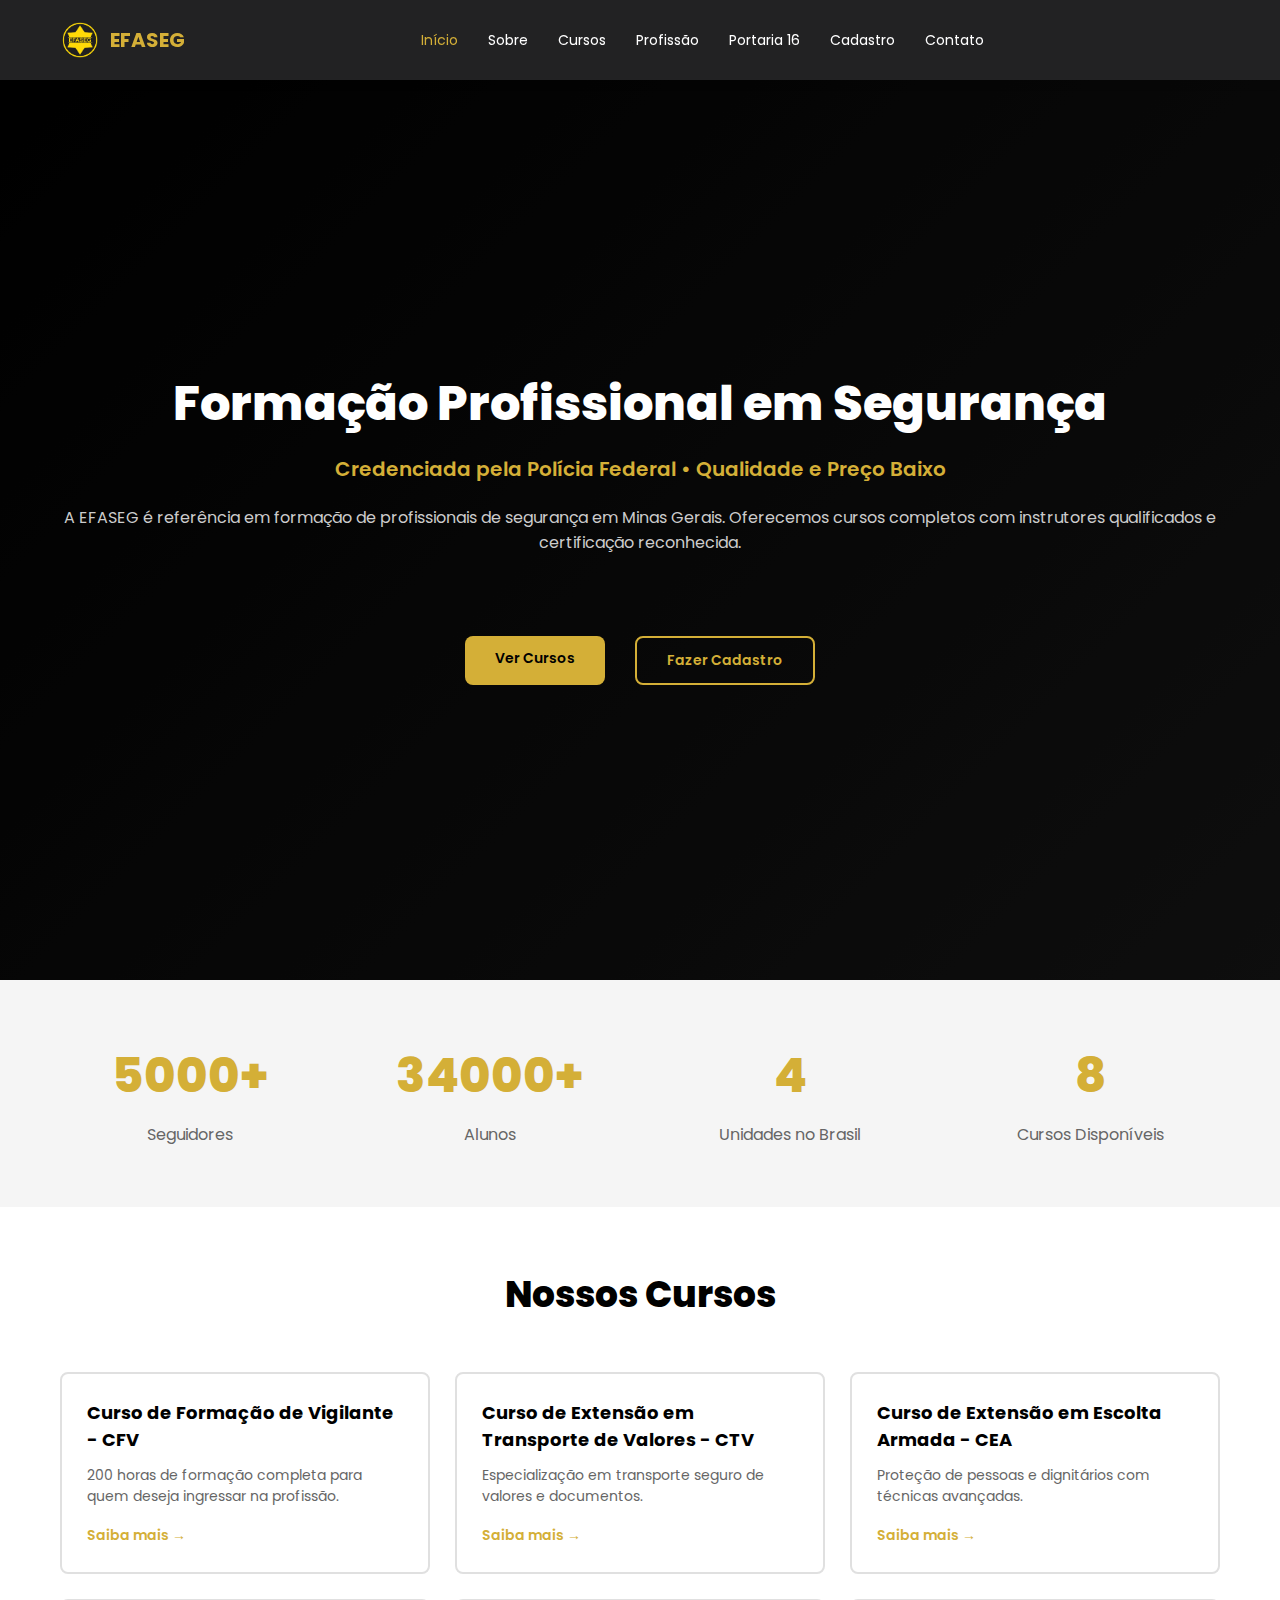
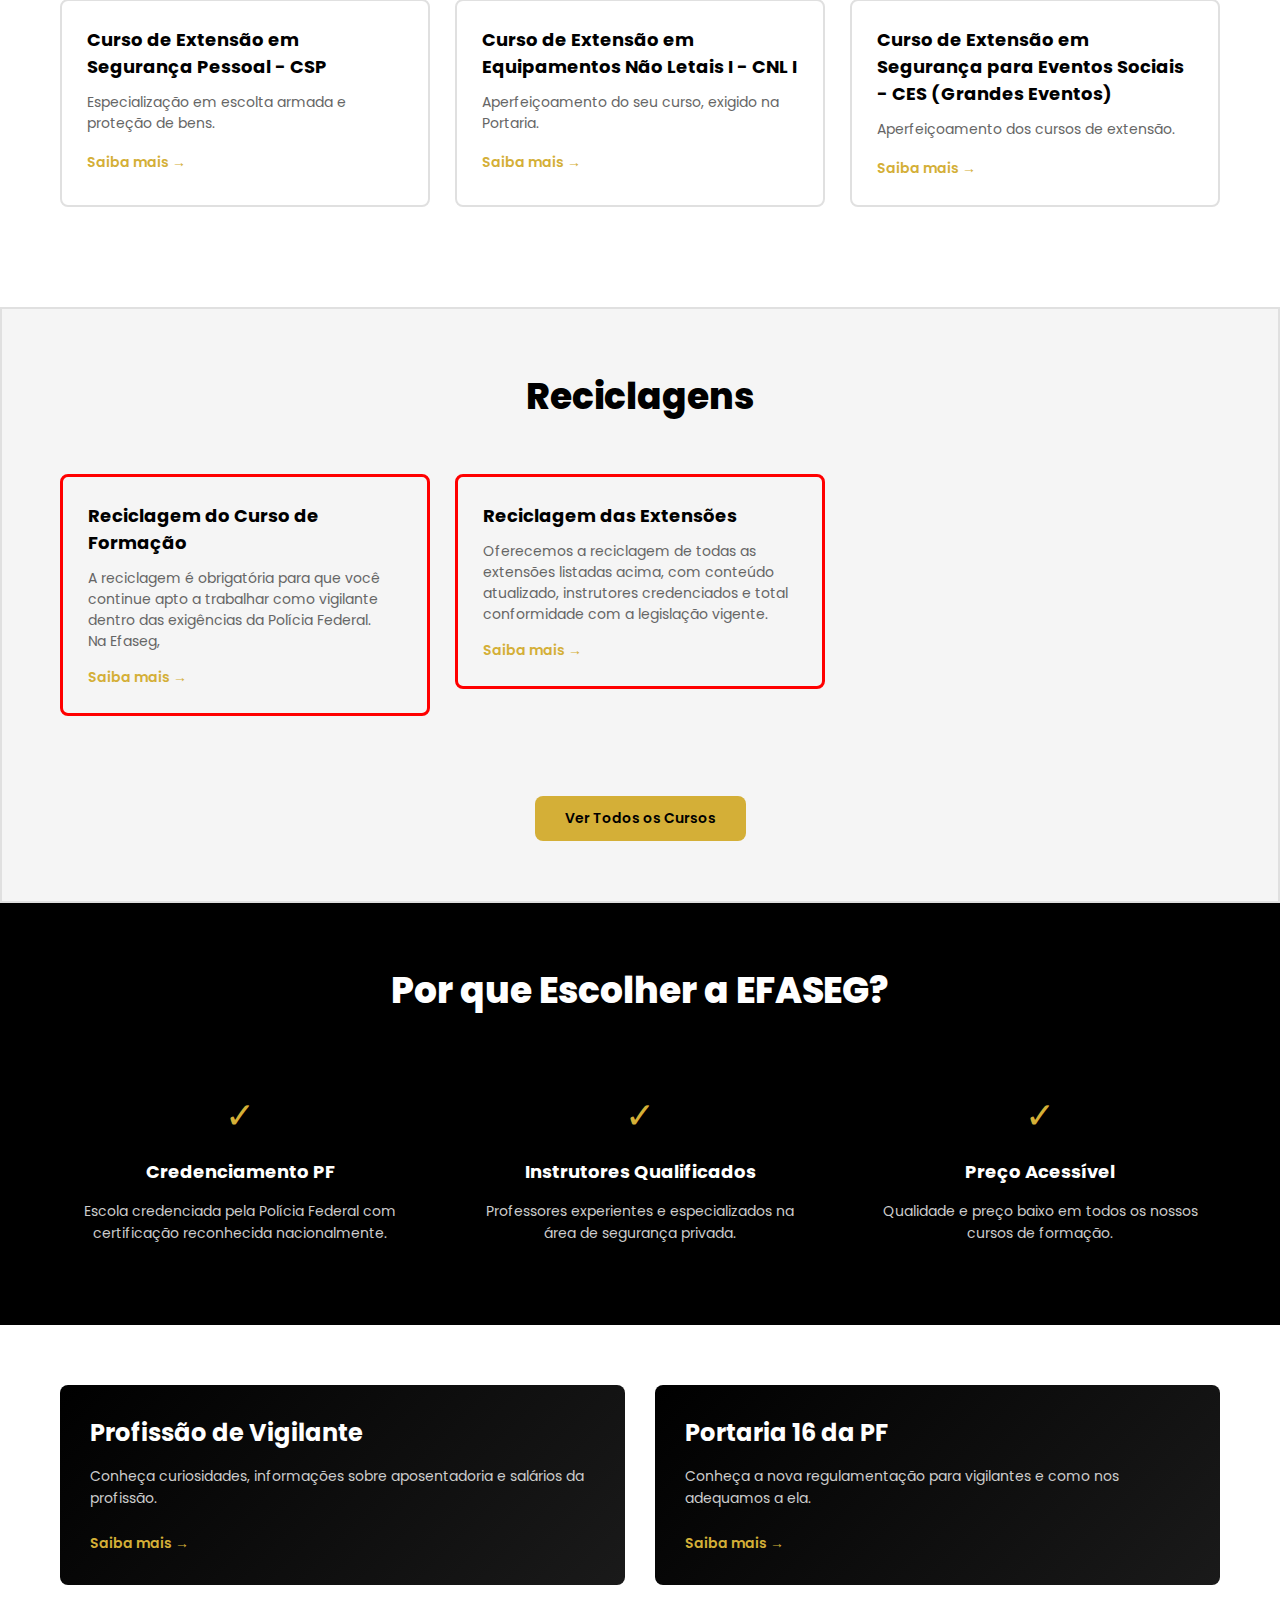
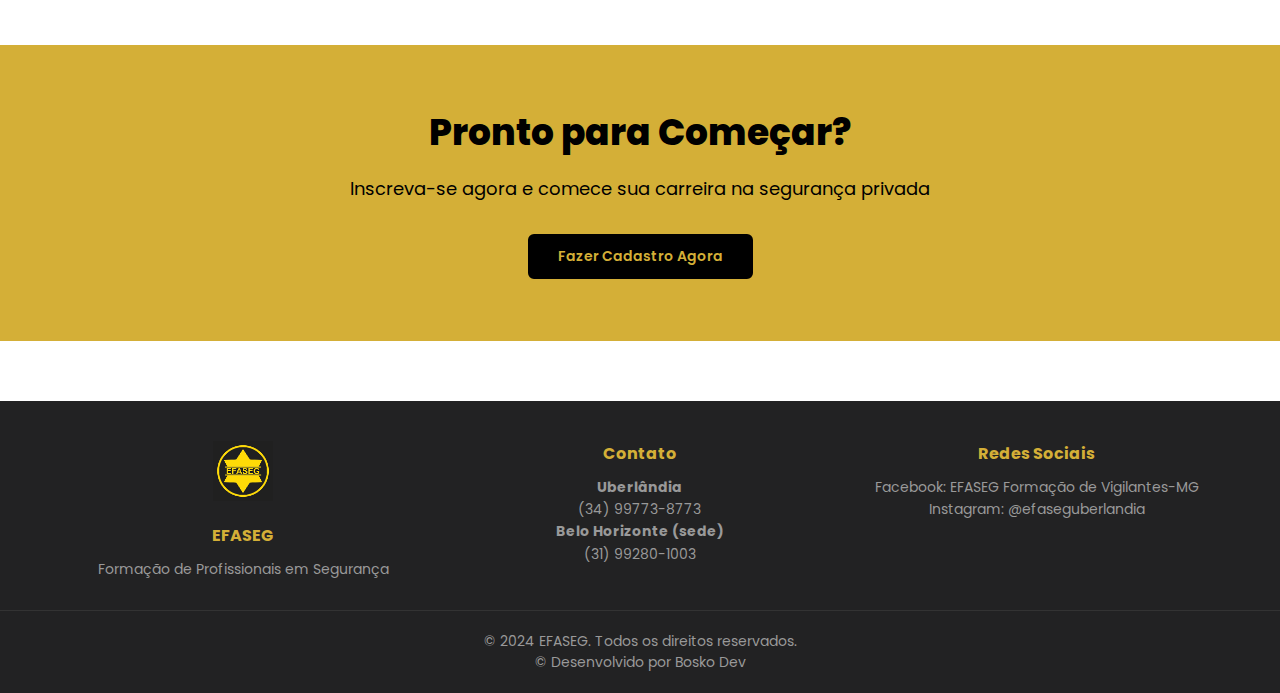
<file: index.html>
<!DOCTYPE html>
<html lang="pt-BR">
<head>
  <meta charset="UTF-8">
  <meta name="viewport" content="width=device-width, initial-scale=1.0">
  <meta name="description" content="EFASEG - Formação Profissional em Segurança. Cursos de vigilante patrimonial, transporte de valores e segurança pessoal em Uberlândia e Belo Horizonte.">
  <title>EFASEG - Formação de Vigilantes</title>
  <link rel="stylesheet" href="css/style.css">
</head>
<body>
  <!-- HEADER -->
  <header>
    <div class="container">
      <a href="index.html" class="logo">
        <img src="images/logo.png" alt="EFASEG Logo">
        <span>EFASEG</span>
      </a>
      <nav>
        <a href="index.html">Início</a>
        <a href="pages/about.html">Sobre</a>
        <a href="pages/courses.html">Cursos</a>
        <a href="pages/profession.html">Profissão</a>
        <a href="pages/portaria16.html">Portaria 16</a>
        <a href="pages/register.html">Cadastro</a>
        <a href="pages/contact.html">Contato</a>
      </nav>
    </div>
  </header>

  <!-- MAIN CONTENT -->
  <main>
    <!-- HERO SECTION -->
    <section class="hero">
      <div class="container">
        <div>
          <h1>Formação Profissional em Segurança</h1>
          <p class="subtitle">Credenciada pela Polícia Federal • Qualidade e Preço Baixo</p>
          <p>A EFASEG é referência em formação de profissionais de segurança em Minas Gerais. Oferecemos cursos completos com instrutores qualificados e certificação reconhecida.</p>
          <div class="buttons">
            <a href="pages/courses.html" class="btn btn-primary">Ver Cursos</a>
            <a href="pages/register.html" class="btn btn-secondary">Fazer Cadastro</a>
          </div>
        </div>
      </div>
    </section>

    <!-- STATS SECTION -->
    <section class="stats">
      <div class="container">
        <div class="stat-item">
          <h3>5000+</h3>
          <p>Seguidores</p>
        </div>
        <div class="stat-item">
          <h3>34000+</h3>
          <p>Alunos</p>
        </div>
        <div class="stat-item">
          <h3>4</h3>
          <p>Unidades no Brasil</p>
        </div>
        <div class="stat-item">
          <h3>8</h3>
          <p>Cursos Disponíveis</p>
        </div>
      </div>
    </section>

    <!-- COURSES SECTION -->
    <section class="courses">
      <div class="container">
        <h2>Nossos Cursos</h2>
        <div class="courses-grid">
          <div class="course-card">
            <h3>Curso de Formação de Vigilante - CFV</h3>
            <p>200 horas de formação completa para quem deseja ingressar na profissão.</p>
            <a href="pages/courses.html">Saiba mais →</a>
          </div>
          <div class="course-card">
            <h3>Curso de Extensão em Transporte de Valores - CTV</h3>
            <p>Especialização em transporte seguro de valores e documentos.</p>
            <a href="pages/courses.html">Saiba mais →</a>
          </div>
          <div class="course-card">
            <h3>Curso de Extensão em Escolta Armada - CEA</h3>
            <p>Proteção de pessoas e dignitários com técnicas avançadas.</p>
            <a href="pages/courses.html">Saiba mais →</a>
          </div>
          <div class="course-card">
            <h3>Curso de Extensão em Segurança Pessoal - CSP</h3>
            <p>Especialização em escolta armada e proteção de bens.</p>
            <a href="pages/courses.html">Saiba mais →</a>
          </div>
          <div class="course-card">
            <h3>Curso de Extensão em Equipamentos Não Letais I - CNL I</h3>
            <p>Aperfeiçoamento do seu curso, exigido na Portaria.</p>
            <a href="pages/courses.html">Saiba mais →</a>
          </div>
          <div class="course-card">
            <h3>Curso de Extensão em Segurança para Eventos Sociais - CES (Grandes Eventos)</h3>
            <p>Aperfeiçoamento dos cursos de extensão.</p>
            <a href="pages/courses.html">Saiba mais →</a>
          </div>
        </div>
    </section>

    <!--RECICLAGENS-->
     <section class="reciclagens">
      <div class="container">
        <h2>Reciclagens</h2>
        <div class="courses-grid">
          
          
          <div class="courses-grid1">
          <div class="course-card">
            <h3>Reciclagem do Curso de Formação</h3>
            <p>A reciclagem é obrigatória para que você continue apto a trabalhar 
              como vigilante dentro das exigências da Polícia Federal. <br>
              Na Efaseg, 
              </p>
            <a href="pages/courses.html">Saiba mais →</a>

        </div>
      </div>
      <div class="courses-grid1">
          <div class="course-card">
            <h3>Reciclagem das Extensões</h3>
            <p>Oferecemos a reciclagem de todas as extensões listadas acima,
              com conteúdo atualizado, instrutores credenciados e total
               conformidade com a legislação vigente.
</p>
            <a href="pages/courses.html">Saiba mais →</a>

        </div>
      </div>
          </div>

    
          <div class="courses-center">
          <a href="pages/courses.html" class="btn btn-primary">Ver Todos os Cursos</a>
        </div>
      </div>
        </section>    

    <!-- WHY CHOOSE US SECTION -->
    <section class="why-choose">
      <div class="container">
        <h2>Por que Escolher a EFASEG?</h2>
        <div class="why-choose-grid">
          <div class="why-item">
            <div class="icon">✓</div>
            <h3>Credenciamento PF</h3>
            <p>Escola credenciada pela Polícia Federal com certificação reconhecida nacionalmente.</p>
          </div>
          <div class="why-item">
            <div class="icon">✓</div>
            <h3>Instrutores Qualificados</h3>
            <p>Professores experientes e especializados na área de segurança privada.</p>
          </div>
          <div class="why-item">
            <div class="icon">✓</div>
            <h3>Preço Acessível</h3>
            <p>Qualidade e preço baixo em todos os nossos cursos de formação.</p>
          </div>
        </div>
      </div>
    </section>

    <!-- FEATURED SECTIONS -->
    <section class="featured">
      <div class="container">
        <div class="featured-grid">
          <a href="pages/profession.html" class="featured-card">
            <h3>Profissão de Vigilante</h3>
            <p>Conheça curiosidades, informações sobre aposentadoria e salários da profissão.</p>
            <span>Saiba mais →</span>
          </a>
          <a href="pages/portaria16.html" class="featured-card">
            <h3>Portaria 16 da PF</h3>
            <p>Conheça a nova regulamentação para vigilantes e como nos adequamos a ela.</p>
            <span>Saiba mais →</span>
          </a>
        </div>
      </div>
    </section>

    <!-- CTA SECTION -->
    <section class="cta">
      <div class="container">
        <h2>Pronto para Começar?</h2>
        <p>Inscreva-se agora e comece sua carreira na segurança privada</p>
        <a href="pages/register.html" class="btn btn-dark">Fazer Cadastro Agora</a>
      </div>
    </section>
  </main>

  <!-- FOOTER -->
  <footer>
    <div class="container">
      <div class="footer-section">
        <img src="images/logo.png" alt="EFASEG Logo">
        <h3>EFASEG</h3>
        <p>Formação de Profissionais em Segurança</p>
      </div>
      <div class="footer-section">
        <h3>Contato</h3>
        <p><strong>Uberlândia</strong><br>(34) 99773-8773</p>
        <p><strong>Belo Horizonte (sede)</strong><br>(31) 99280-1003</p>
      </div>
      <div class="footer-section">
        <h3>Redes Sociais</h3>
        <p>Facebook: EFASEG Formação de Vigilantes-MG<br>Instagram: @efaseguberlandia</p>
      </div>
    </div>
    <div class="footer-bottom">
      <p>&copy; 2024 EFASEG. Todos os direitos reservados.</p>
      <p>&copy; Desenvolvido por Bosko Dev</p>

    </div>
  </footer>

  <script src="js/script.js"></script>
  

</body>
</html>
</file>
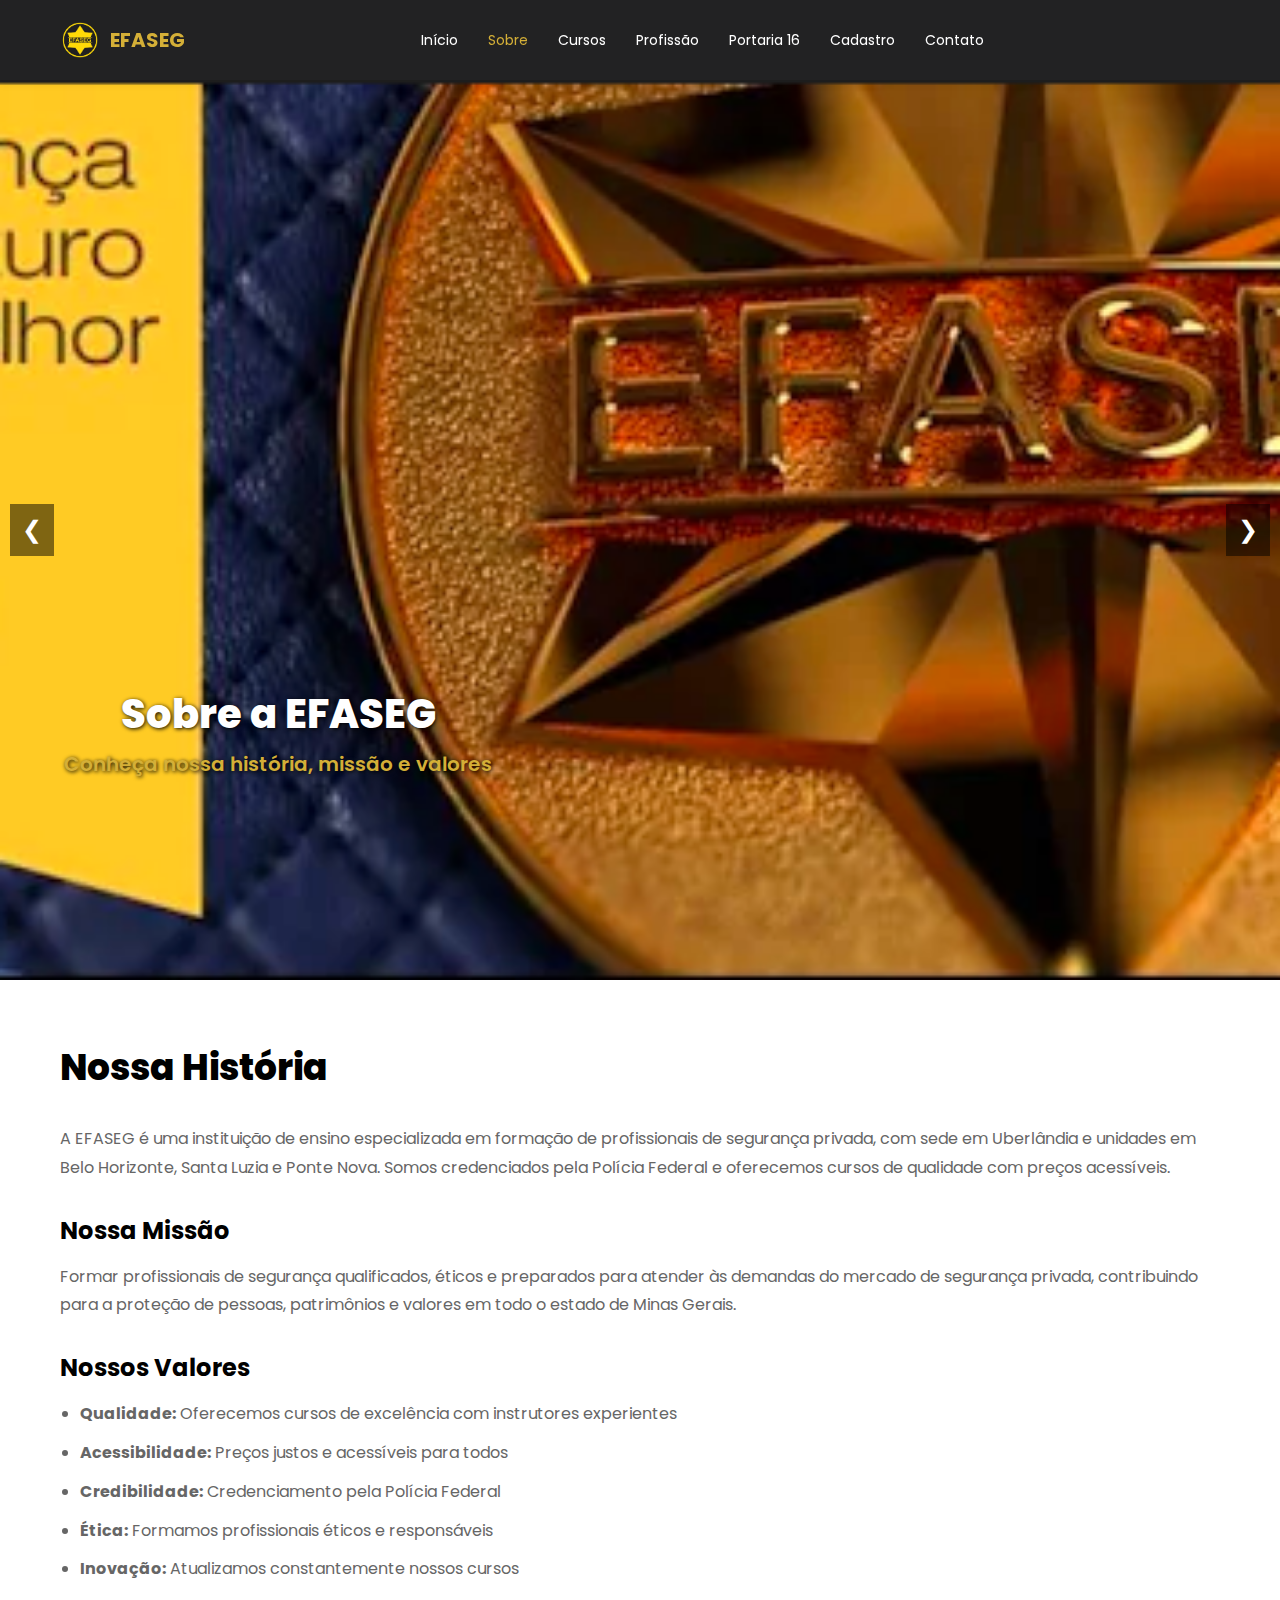
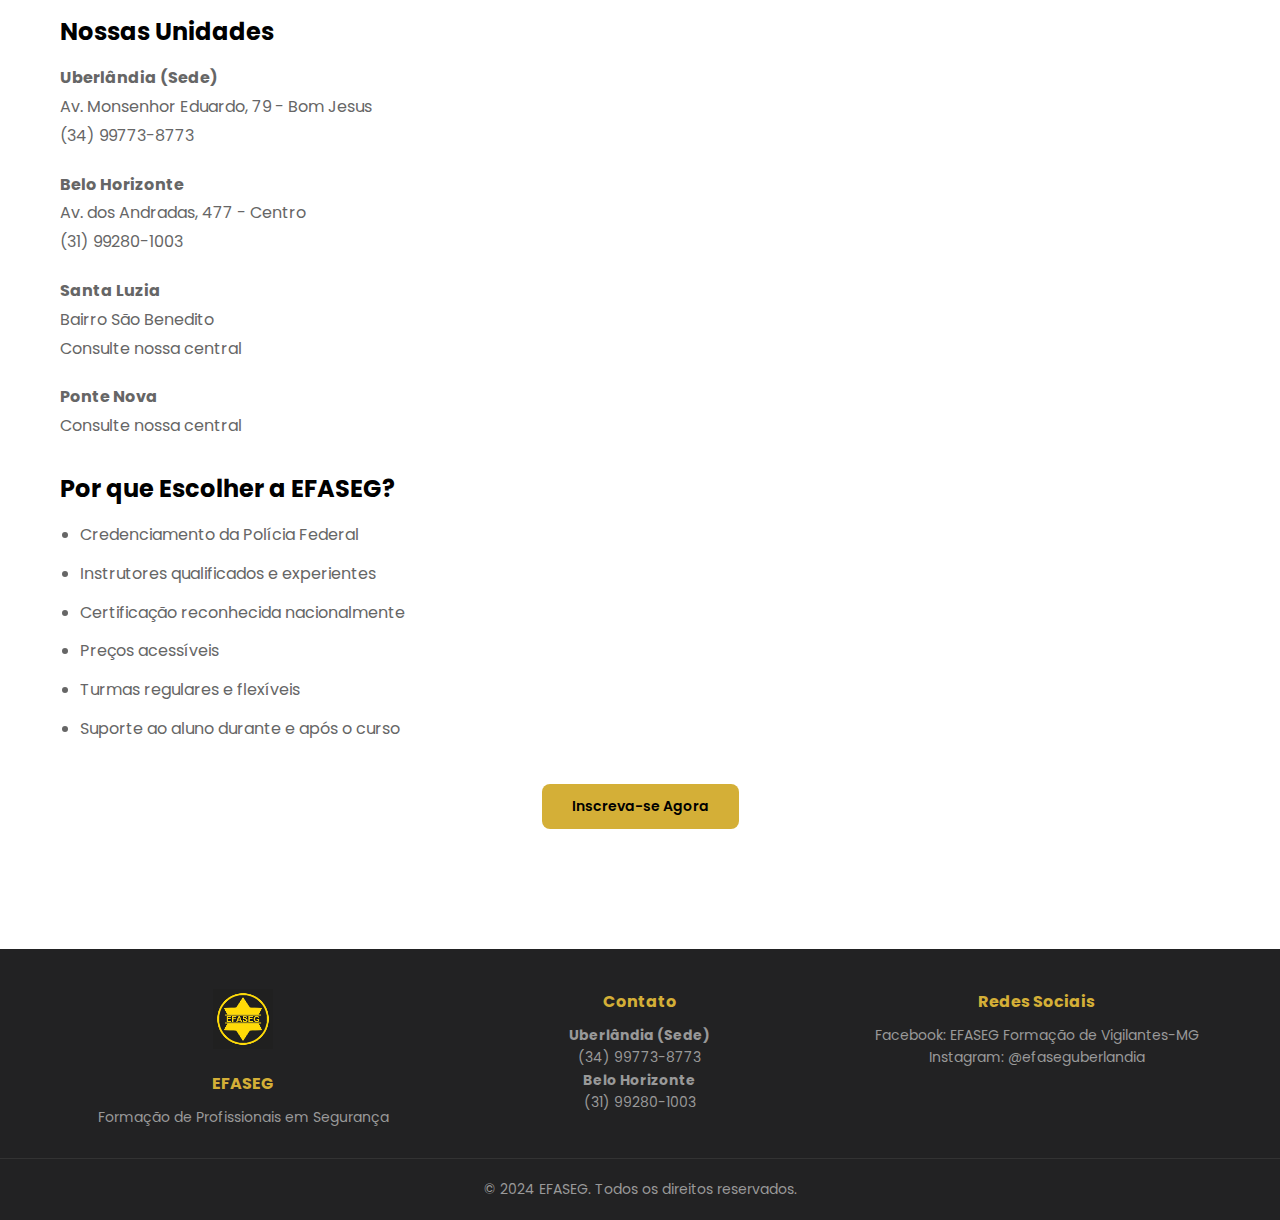
<file: pages/about.html>
<!DOCTYPE html>
<html lang="pt-BR">
<head>
  <meta charset="UTF-8">
  <meta name="viewport" content="width=device-width, initial-scale=1.0">
  <meta name="description" content="Sobre a EFASEG - Conheça nossa história, missão e valores.">
  <title>Sobre - EFASEG</title>
  <link rel="stylesheet" href="../css/style.css">
  <link rel="stylesheet" href="./carousel.css">
</head>
<body>
  <!-- HEADER -->
  <header>
    <div class="container">
      <a href="../index.html" class="logo">
        <img src="../images/logo.png" alt="EFASEG Logo">
        <span>EFASEG</span>
      </a>
      <nav>
        <a href="../index.html">Início</a>
        <a href="about.html">Sobre</a>
        <a href="courses.html">Cursos</a>
        <a href="profession.html">Profissão</a>
        <a href="portaria16.html">Portaria 16</a>
        <a href="register.html">Cadastro</a>
        <a href="contact.html">Contato</a>
      </nav>
    </div>
  </header>

  <!-- MAIN CONTENT -->
  <main>
    <!-- HERO SECTION -->
    <section class="hero">
  <div class="carousel">
    <div class="slides">
      <div class="slide">
        <img src="../images/logomarca.png" alt="Imagem 1">
        <div class="hero-text">
          <h1>Sobre a EFASEG</h1>
          <p class="subtitle">Conheça nossa história, missão e valores</p>
        </div>
      </div>

      <div class="slide">
        <img src="../images/Fachada2.webp" alt="Imagem 2">
        <div class="hero-text">
          <h1>Formação de Excelência</h1>
          <p class="subtitle">Cursos completos para sua carreira em segurança</p>
        </div>
      </div>

      <div class="slide">
        <img src="../images/unnamed.webp" alt="Imagem 3">
        <div class="hero-text">
          <h1>Unidades em Minas Gerais</h1>
          <p class="subtitle">Uberlândia, BH, Santa Luzia e Ponte Nova</p>
        </div>
      </div>
    </div>

    <!-- Buttons -->
    <button class="prev">&#10094;</button>
    <button class="next">&#10095;</button>

    <!-- Indicators -->
    <div class="indicators"></div>
  </div>
</section>


    <!-- CONTENT SECTION -->
    <section class="content-section">
      <div class="container">
        <h2>Nossa História</h2>
        <p>A EFASEG é uma instituição de ensino especializada em formação de profissionais de segurança privada, com sede em Uberlândia e unidades em Belo Horizonte, Santa Luzia e Ponte Nova. Somos credenciados pela Polícia Federal e oferecemos cursos de qualidade com preços acessíveis.</p>

        <h3>Nossa Missão</h3>
        <p>Formar profissionais de segurança qualificados, éticos e preparados para atender às demandas do mercado de segurança privada, contribuindo para a proteção de pessoas, patrimônios e valores em todo o estado de Minas Gerais.</p>

        <h3>Nossos Valores</h3>
        <ul>
          <li><strong>Qualidade:</strong> Oferecemos cursos de excelência com instrutores experientes</li>
          <li><strong>Acessibilidade:</strong> Preços justos e acessíveis para todos</li>
          <li><strong>Credibilidade:</strong> Credenciamento pela Polícia Federal</li>
          <li><strong>Ética:</strong> Formamos profissionais éticos e responsáveis</li>
          <li><strong>Inovação:</strong> Atualizamos constantemente nossos cursos</li>
        </ul>

        <h3>Nossas Unidades</h3>
        <p><strong>Uberlândia (Sede)</strong><br>Av. Monsenhor Eduardo, 79 - Bom Jesus<br>(34) 99773-8773</p>
        <p><strong>Belo Horizonte</strong><br>Av. dos Andradas, 477 - Centro<br>(31) 99280-1003</p>
        <p><strong>Santa Luzia</strong><br>Bairro São Benedito<br>Consulte nossa central</p>
        <p><strong>Ponte Nova</strong><br>Consulte nossa central</p>

        <h3>Por que Escolher a EFASEG?</h3>
        <ul>
          <li>Credenciamento da Polícia Federal</li>
          <li>Instrutores qualificados e experientes</li>
          <li>Certificação reconhecida nacionalmente</li>
          <li>Preços acessíveis</li>
          <li>Turmas regulares e flexíveis</li>
          <li>Suporte ao aluno durante e após o curso</li>
        </ul>

        <div style="text-align: center; margin-top: 40px;">
          <a href="register.html" class="btn btn-primary">Inscreva-se Agora</a>
        </div>
      </div>
    </section>
  </main>

  <!-- FOOTER -->
  <footer>
    <div class="container">
      <div class="footer-section">
        <img src="../images/logo.png" alt="EFASEG Logo">
        <h3>EFASEG</h3>
        <p>Formação de Profissionais em Segurança</p>
      </div>
      <div class="footer-section">
        <h3>Contato</h3>
        <p><strong>Uberlândia (Sede)</strong><br>(34) 99773-8773</p>
        <p><strong>Belo Horizonte</strong><br>(31) 99280-1003</p>
      </div>
      <div class="footer-section">
        <h3>Redes Sociais</h3>
        <p>Facebook: EFASEG Formação de Vigilantes-MG<br>Instagram: @efaseguberlandia</p>
      </div>
    </div>
    <div class="footer-bottom">
      <p>&copy; 2024 EFASEG. Todos os direitos reservados.</p>
    </div>
  </footer>

  <script src="../js/script.js"></script>
</body>
</html>
</file>
<file: css/style.css>
/* ============================================
   EFASEG Website - CSS Principal
   Cores: Preto (#000000), Branco (#FFFFFF), Dourado (#D4AF37)
   Fonte: Poppins
   ============================================ */

@import url('https://fonts.googleapis.com/css2?family=Poppins:wght@400;600;700;800&display=swap');

* {
  margin: 0;
  padding: 0;
  box-sizing: border-box;
}

html, body {
  font-family: 'Poppins', sans-serif;
  color: #333;
  background-color: #ffffff;
}

/* ============================================
   LAYOUT E CONTAINER
   ============================================ */

.container {
  max-width: 1200px;
  margin: 0 auto;
  padding: 0 20px;
}

body {
  display: flex;
  flex-direction: column;
  min-height: 100vh;
}

main {
  flex: 1;
}

/* ============================================
   HEADER
   ============================================ */

header {
  background-color: #222223;
  color: #ffffff;
  padding: 20px 0;
  position: sticky;
  top: 0;
  z-index: 100;
  box-shadow: 0 2px 10px rgba(0, 0, 0, 0.1);
}

header .container {
  display: flex;
  justify-content: space-between;
  align-items: center;
}

.logo {
  display: flex;
  align-items: center;
  gap: 10px;
  text-decoration: none;
  color: #ffffff;
  transition: opacity 0.3s ease;
}

.logo:hover {
  opacity: 0.8;
}

.logo img {
  height: 40px;
  width: 40px;
}

.logo span {
  font-size: 20px;
  font-weight: 700;
  color: #D4AF37;
}

nav {
  display: flex;
  gap: 30px;
  align-items: center;
}

nav a {
  color: #ffffff;
  text-decoration: none;
  font-size: 14px;
  transition: color 0.3s ease;
}

nav a:hover {
  color: #D4AF37;
}

nav a.active {
  color: #D4AF37;
}

/* ============================================
   FOOTER
   ============================================ */

footer {
  background-color: #222223;
  color: #ffffff;
  padding: 40px 0 20px;
  margin-top: 60px;
}

footer .container {
  display: grid;
  grid-template-columns: repeat(auto-fit, minmax(250px, 1fr));
  gap: 30px;
  margin-bottom: 30px;
}

footer .footer-section {
  text-align: center;
}

footer .footer-section img {
  height: 60px;
  width: 60px;
  margin-bottom: 15px;
}

footer .footer-section h3 {
  font-size: 16px;
  font-weight: 700;
  color: #D4AF37;
  margin-bottom: 10px;
}

footer .footer-section p {
  color: #999;
  font-size: 14px;
  line-height: 1.6;
}

footer .footer-bottom {
  border-top: 1px solid #333;
  padding-top: 20px;
  text-align: center;
  color: #999;
  font-size: 14px;
}

/* ============================================
   HERO SECTION
   ============================================ */

.hero {
  background: linear-gradient(135deg, #000000 0%, #1a1a1a 100%);
  color: #ffffff;
  padding: 60px 0;
}

.hero {
  position: relative;
  overflow: hidden;
  background-size: cover;
  background-position: center;
  background-repeat: no-repeat;
  min-height: 100vh; /* garante altura de destaque */
  color: white;
  display: flex;
  align-items: center;
  transition: background 1s ease-in-out;
}

.hero::before {
  content: "";
  position: absolute;
  inset: 0;
  background: rgba(0, 0, 0, 0.45);
  z-index: 0;
}

.hero .container {
  position: relative;
  z-index: 1;
}


.hero .container {
  display: flex;
  grid-template-columns: 1fr 1fr;
  gap: 90px;
  align-items: center;
}

.hero h1 {
  font-size: 48px;
  font-weight: 800;
  margin-bottom: 20px;
  line-height: 1.2;
    text-align: center;

}

.hero .subtitle {
  font-size: 20px;
  color: #D4AF37;
  margin-bottom: 20px;
  font-weight: 600;
  text-align: center;
}

.hero p {
  font-size: 16px;
  color: #ccc;
  margin-bottom: 30px;
  line-height: 1.6;
  text-align: center;
}

.hero .buttons {
  display: flex;
  gap: 30px;
  flex-wrap: wrap;
  margin-top: 80px;
  justify-content: center;
}

.hero img {
  max-width: 100%;
  height: auto;
}

/* ============================================
   BUTTONS
   ============================================ */

.btn {
  display: inline-block;
  padding: 12px 30px;
  border-radius: 8px;
  text-decoration: none;
  font-weight: 600;
  font-size: 14px;
  cursor: pointer;
  border: none;
  transition: all 0.3s ease;
  font-family: 'Poppins', sans-serif;
}

.btn-primary {
  background-color: #D4AF37;
  color: #000000;
}

.btn-primary:hover {
  background-color: #c9a227;
  transform: translateY(-2px);
}

.btn-secondary {
  background-color: transparent;
  color: #D4AF37;
  border: 2px solid #D4AF37;
}

.btn-secondary:hover {
  background-color: #D4AF37;
  color: #000000;
}

.btn-dark {
  background-color: #000000;
  color: #D4AF37;
  border: 2px solid #D4AF37;
}

.btn-dark:hover {
  background-color: #1a1a1a;
}

/* ============================================
   STATS SECTION
   ============================================ */

.stats {
  background-color: #f5f5f5;
  padding: 60px 0;
}

.stats .container {
  display: grid;
  grid-template-columns: repeat(auto-fit, minmax(200px, 1fr));
  gap: 40px;
  text-align: center;
}

.stat-item h3 {
  font-size: 48px;
  font-weight: 800;
  color: #D4AF37;
  margin-bottom: 10px;
}

.stat-item p {
  font-size: 16px;
  color: #666;
}

/* ============================================
   COURSES SECTION
   ============================================ */

.courses {
  padding: 60px 0;
  justify-content: center;
}

.courses h2 {
  font-size: 36px;
  font-weight: 800;
  text-align: center;
  margin-bottom: 50px;
  color: #000000;
}

.courses-grid {
  display: grid;
  grid-template-columns: repeat(3, 1fr);
  gap: 25px;
  margin-bottom: 40px;
}

.course-card {
  background: #ffffff;
  border: 2px solid #e0e0e0;
  border-radius: 8px;
  padding: 25px;
  transition: all 0.3s ease;
}

.course-card:hover {
  border-color: #D4AF37;
  box-shadow: 0 5px 20px rgba(212, 175, 55, 0.1);
}

.course-card h3 {
  font-size: 18px;
  font-weight: 700;
  color: #000000;
  margin-bottom: 12px;
}

.course-card p {
  font-size: 14px;
  color: #666;
  margin-bottom: 15px;
  line-height: 1.5;
}

.course-card a {
  color: #D4AF37;
  text-decoration: none;
  font-weight: 600;
  font-size: 14px;
  transition: color 0.3s ease;
}

.course-card a:hover {
  text-decoration: underline;
}

.courses-center {
  text-align: center;
}

/* ============================================
   RECICLAGENS
   ============================================ */

.reciclagens {
  padding: 60px 0;
  justify-content: center;
  border: 2px solid #e0e0e0;
  background-color: #f5f5f5;

}

.reciclagens h2 {
  font-size: 36px;
  font-weight: 800;
  text-align: center;
  margin-bottom: 50px;
  color: #000000;
}

.courses-grid1 .course-card {
  display: grid;
  border: 3px solid red;
  margin-bottom: 40px;
}

 .course-card2 {
  display: grid;
  border: 3px solid red;
  margin-bottom: 40px;
  border: 2px solid #e0e0e0;
  background-color: #f5f5f5;
  gap: 20px;
}

.course-card2 {
  background: #ffffff;
  border: 2px solid #e0e0e0;
  border-radius: 8px;
  padding: 25px;
  margin-top: 50px;
  transition: all 0.3s ease;
}

.course-card2:hover {
  border-color: #D4AF37;
  box-shadow: 0 5px 20px rgba(212, 175, 55, 0.1);
}

.course-card2 h3 {
  font-size: 18px;
  font-weight: 700;
  color: #000000;
  margin-bottom: 12px;
}

.course-card2 p {
  font-size: 14px;
  color: #666;
  margin-bottom: 15px;
  line-height: 1.5;
}

.course-card2 a {
  color: #D4AF37;
  text-decoration: none;
  font-weight: 600;
  font-size: 14px;
  transition: color 0.3s ease;
}

.course-card2 a:hover {
  text-decoration: underline;
}


.courses-grid1 .course-card {  background-color: #f5f5f5;
}



/* ============================================
   WHY CHOOSE US SECTION
   ============================================ */

.why-choose {
  background-color: #000000;
  color: #ffffff;
  padding: 60px 0;
}

.why-choose h2 {
  font-size: 36px;
  font-weight: 800;
  text-align: center;
  margin-bottom: 50px;
}

.why-choose-grid {
  display: grid;
  grid-template-columns: repeat(auto-fit, minmax(250px, 1fr));
  gap: 40px;
  text-align: center;
}

.why-item {
  padding: 20px;
}

.why-item .icon {
  font-size: 36px;
  color: #D4AF37;
  margin-bottom: 15px;
}

.why-item h3 {
  font-size: 18px;
  font-weight: 700;
  margin-bottom: 15px;
}

.why-item p {
  font-size: 14px;
  color: #ccc;
  line-height: 1.6;
}

/* ============================================
   FEATURED SECTIONS
   ============================================ */

.featured {
  padding: 60px 0;
}

.featured-grid {
  display: grid;
  grid-template-columns: repeat(auto-fit, minmax(300px, 1fr));
  gap: 30px;
}

.featured-card {
  background: linear-gradient(135deg, #000000 0%, #1a1a1a 100%);
  color: #ffffff;
  padding: 30px;
  border-radius: 8px;
  text-decoration: none;
  transition: all 0.3s ease;
  display: block;
}

.featured-card:hover {
  box-shadow: 0 10px 30px rgba(212, 175, 55, 0.2);
  transform: translateY(-5px);
}

.featured-card h3 {
  font-size: 24px;
  font-weight: 700;
  margin-bottom: 15px;
}

.featured-card p {
  font-size: 14px;
  color: #ccc;
  margin-bottom: 20px;
  line-height: 1.6;
}

.featured-card span {
  color: #D4AF37;
  font-weight: 600;
  font-size: 14px;
}

/* ============================================
   CTA SECTION
   ============================================ */

.cta {
  background-color: #D4AF37;
  color: #000000;
  padding: 60px 0;
  text-align: center;
}

.cta h2 {
  font-size: 36px;
  font-weight: 800;
  margin-bottom: 15px;
}

.cta p {
  font-size: 18px;
  margin-bottom: 30px;
}

/* ============================================
   FORM SECTION
   ============================================ */

.form-section {
  padding: 60px 0;
}

.form-container {
  max-width: 600px;
  margin: 0 auto;
  background: #ffffff;
  border: 2px solid #e0e0e0;
  border-radius: 8px;
  padding: 40px;
}

.form-group {
  margin-bottom: 25px;
}

.form-group label {
  display: block;
  font-size: 14px;
  font-weight: 600;
  color: #000000;
  margin-bottom: 8px;
}

.form-group input,
.form-group select {
  width: 100%;
  padding: 12px;
  border: 2px solid #e0e0e0;
  border-radius: 6px;
  font-family: 'Poppins', sans-serif;
  font-size: 14px;
  transition: border-color 0.3s ease;
}

.form-group input:focus,
.form-group select:focus {
  outline: none;
  border-color: #D4AF37;
}

.form-group input::placeholder {
  color: #999;
}

.form-info {
  background-color: rgba(212, 175, 55, 0.1);
  border: 2px solid #D4AF37;
  border-radius: 6px;
  padding: 15px;
  text-align: center;
  margin-top: 25px;
}

.form-info p {
  font-size: 14px;
  color: #000000;
}

/* ============================================
   CONTENT SECTIONS
   ============================================ */

.content-section {
  padding: 60px 0;
}

.content-section h2 {
  font-size: 36px;
  font-weight: 800;
  margin-bottom: 30px;
  color: #000000;
}

.content-section h3 {
  font-size: 24px;
  font-weight: 700;
  color: #000000;
  margin: 30px 0 15px;
}

.content-section p {
  font-size: 16px;
  color: #666;
  line-height: 1.8;
  margin-bottom: 20px;
}

.content-section ul {
  margin-left: 20px;
  margin-bottom: 20px;
}

.content-section li {
  font-size: 16px;
  color: #666;
  line-height: 1.8;
  margin-bottom: 10px;
}

/* ============================================
   RESPONSIVE DESIGN
   ============================================ */

@media (max-width: 768px) {
  nav {
    gap: 15px;
    font-size: 12px;
  }

  .hero .container {
    grid-template-columns: 1fr;
  }

  .hero h1 {
    font-size: 32px;
  }

  .hero .buttons {
    flex-direction: column;
  }

  .btn {
    width: 100%;
    text-align: center;
  }

  .courses-grid {
    grid-template-columns: 1fr;
  }

  .reciclagens-grid {
    grid-template-columns: 1fr;
  }

  .why-choose-grid {
    grid-template-columns: 1fr;
  }

  .featured-grid {
    grid-template-columns: 1fr;
  }

  .form-container {
    padding: 25px;
  }

  footer .container {
    grid-template-columns: 1fr;
  }
}

@media (max-width: 480px) {
  header .container {
    flex-direction: column;
    gap: 15px;
  }

  nav {
    flex-wrap: wrap;
    justify-content: center;
    gap: 10px;
  }

  .hero h1 {
    font-size: 24px;
  }

  .hero .subtitle {
    font-size: 16px;
  }

  .stat-item h3 {
    font-size: 36px;
  }

  .courses h2 {
    font-size: 28px;
  }

  .reciclagens h2 {
    font-size: 28px;
  }

  .why-choose h2 {
    font-size: 28px;
  }

  .cta h2 {
    font-size: 28px;
  }

  .cta p {
    font-size: 16px;
  }
}
/* === MENU HAMBÚRGUER (SOMENTE MOBILE) === */
@media (max-width: 768px) {
  header .container {
    display: flex;
    justify-content: space-between;
    align-items: center;
    position: relative;    
  }
  .hamburger {
    position: absolute;
    left: 10px;
    top: 50%;
    transform: translateY(-50%);
  }

  header nav {
    position: absolute;
    top: 70px;
    left: 0;
    width: 100%;
    background: #000;
    flex-direction: column;
    align-items: center;
    display: none;
    padding: 1rem 0;
  }

  header nav.active {
    display: flex;
  }

  header nav a {
    color: #fff;
    padding: 0.8rem;
    text-decoration: none;
    width: 100%;
    text-align: center;
    border-bottom: 1px solid rgba(255, 255, 255, 0.1);
  }

  /* Ícone do menu */
  .hamburger {
    width: 30px;
    height: 22px;
    display: flex;
    flex-direction: column;
    justify-content: space-between;
    cursor: pointer;
  }

  /* === MENU HAMBÚRGUER (APENAS MOBILE) === */
@media (max-width: 768px) {

  /* Ajustes do header */
  header .container {
    position: relative;
    display: flex;
    justify-content: space-between;
    align-items: center;
    z-index: 1000;
  }

  /* Esconde o menu padrão */
  header nav {
    display: none;
    position: absolute;
    top: 100%;
    left: 0;
    width: 100%;
    background: #000;
    flex-direction: column;
    text-align: center;
    padding: 10px 0;
    border-top: 2px solid #d4af37;
  }

  /* Exibe o menu quando ativo */
  header nav.active {
    display: flex;
    animation: fadeIn 0.3s ease-in-out;
  }

  /* Links do menu */
  header nav a {
    color: #fff;
    text-decoration: none;
    padding: 12px 0;
    width: 100%;
    border-bottom: 1px solid rgba(255, 255, 255, 0.1);
  }

  /* Botão hambúrguer */
  .hamburger {
    width: 28px;
    height: 20px;
    display: flex;
    flex-direction: column;
    justify-content: space-between;
    cursor: pointer;

    border: 2px solid red;
    
  }

  .hamburger span {
    display: block;
    height: 3px;
    width: 100%;
    background: #d4af37;
    border-radius: 2px;
    transition: all 0.3s ease;
  }

  /* Animação quando ativo */
  .hamburger.active span:nth-child(1) {
    transform: rotate(45deg) translateY(8px);
  }
  .hamburger.active span:nth-child(2) {
    opacity: 0;
  }
  .hamburger.active span:nth-child(3) {
    transform: rotate(-45deg) translateY(-8px);
  }

  /* Animação do menu aparecendo */
  @keyframes fadeIn {
    from { opacity: 0; transform: translateY(-10px); }
    to { opacity: 1; transform: translateY(0); }
  }
}

}
</file>
<file: pages/carousel.css>
/* ===== CAROUSEL HERO ===== */
.hero {
  padding: 0;
  position: relative;
  height: 400px;
  overflow: hidden;
}

.carousel {
  position: relative;
  width: 100%;
  height: 100%;
}

.slides {
  display: flex;
  width: 300%;
  height: 100%;
  transition: transform 0.6s ease-in-out;
}

.slide {
  position: relative;
  width: 100%;
  height: 100%;
}

.slide img {
  width: 100%;
  height: 100%;
  object-fit: cover;
}

/* Text overlay */
.hero-text {
  position: absolute;
  bottom: 20%;
  left: 5%;
  color: white;
  text-shadow: 1px 1px 4px black;
}

.hero-text h1 {
  font-size: 40px;
  margin-bottom: 10px;
}

/* Buttons */
.prev, .next {
  position: absolute;
  top: 50%;
  transform: translateY(-50%);
  background: rgba(0,0,0,0.5);
  color: white;
  border: none;
  padding: 12px;
  font-size: 24px;
  cursor: pointer;
}

.prev { left: 10px; }
.next { right: 10px; }

/* Indicators */
.indicators {
  position: absolute;
  bottom: 15px;
  width: 100%;
  text-align: center;
}

.indicators .dot {
  display: inline-block;
  width: 12px;
  height: 12px;
  margin: 0 4px;
  background: rgba(255,255,255,0.5);
  border-radius: 50%;
  cursor: pointer;
}

.indicators .dot.active {
  background: white;
}
</file>
